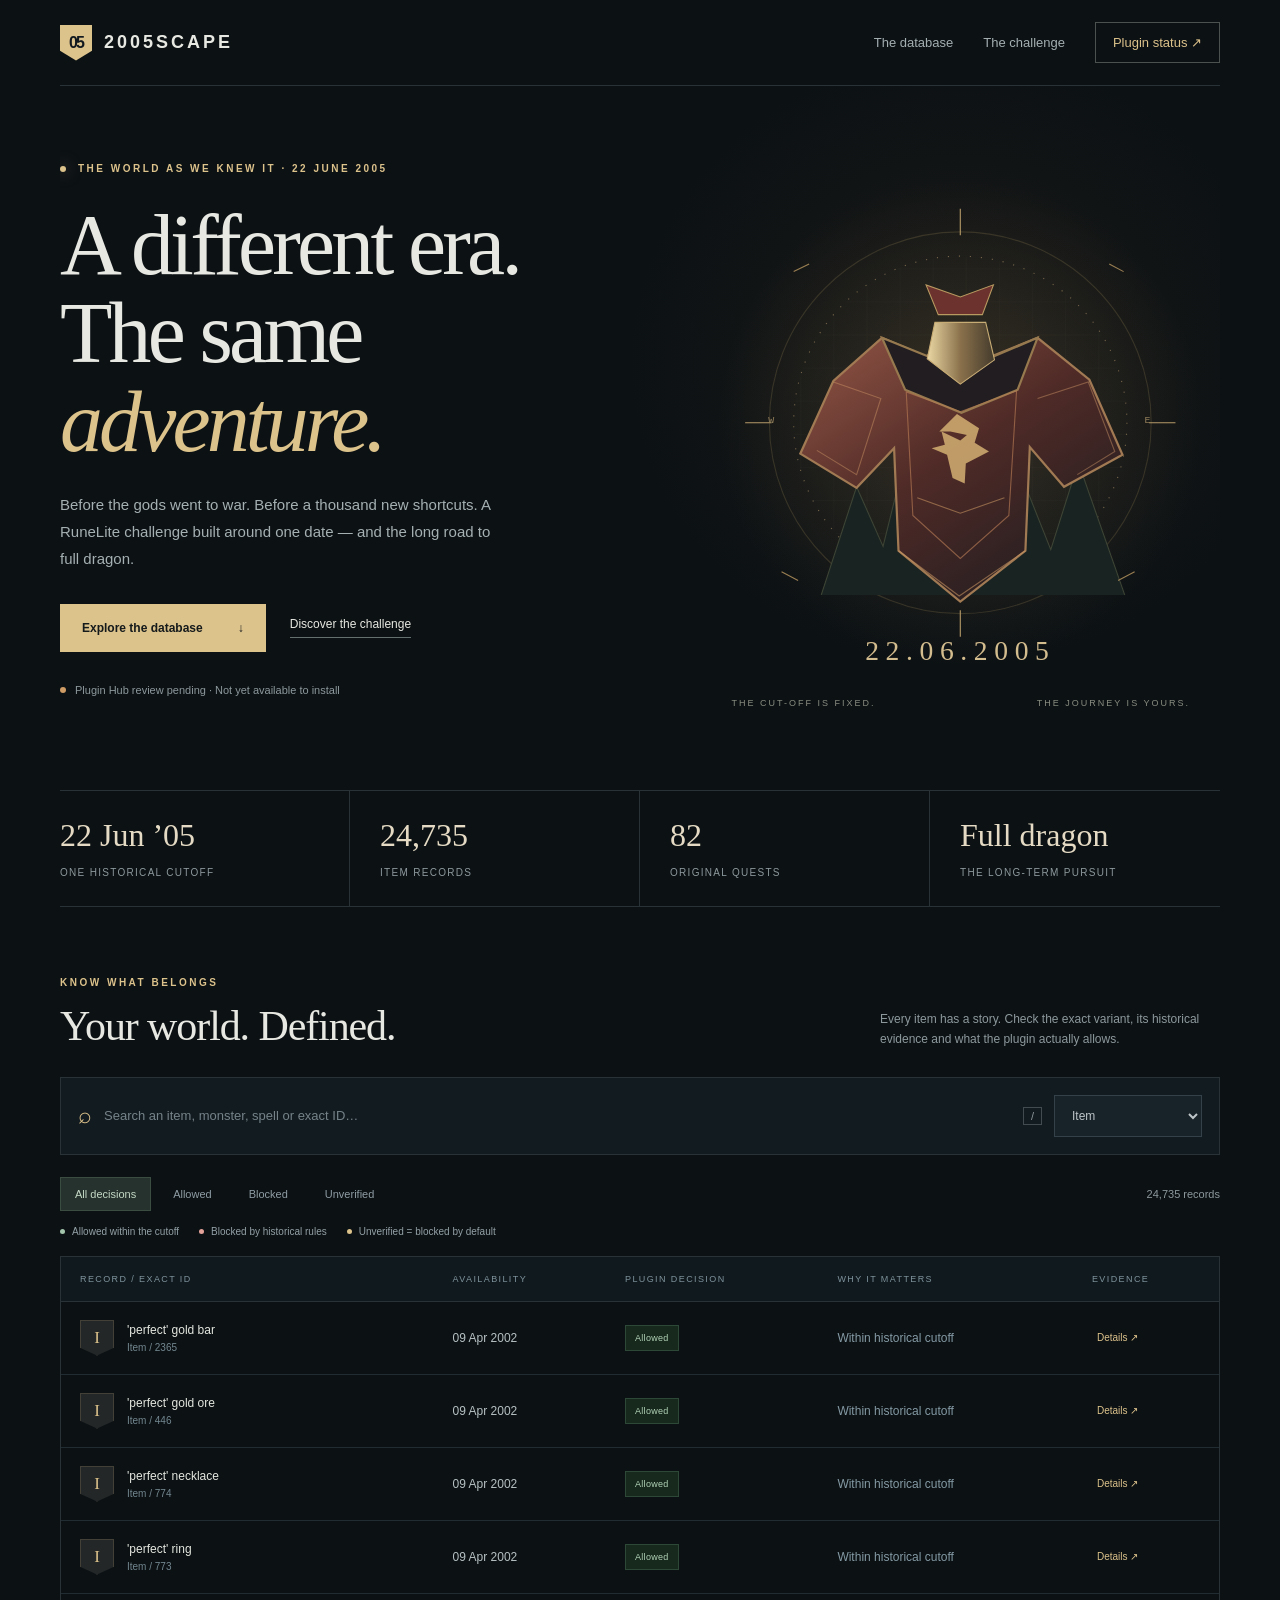
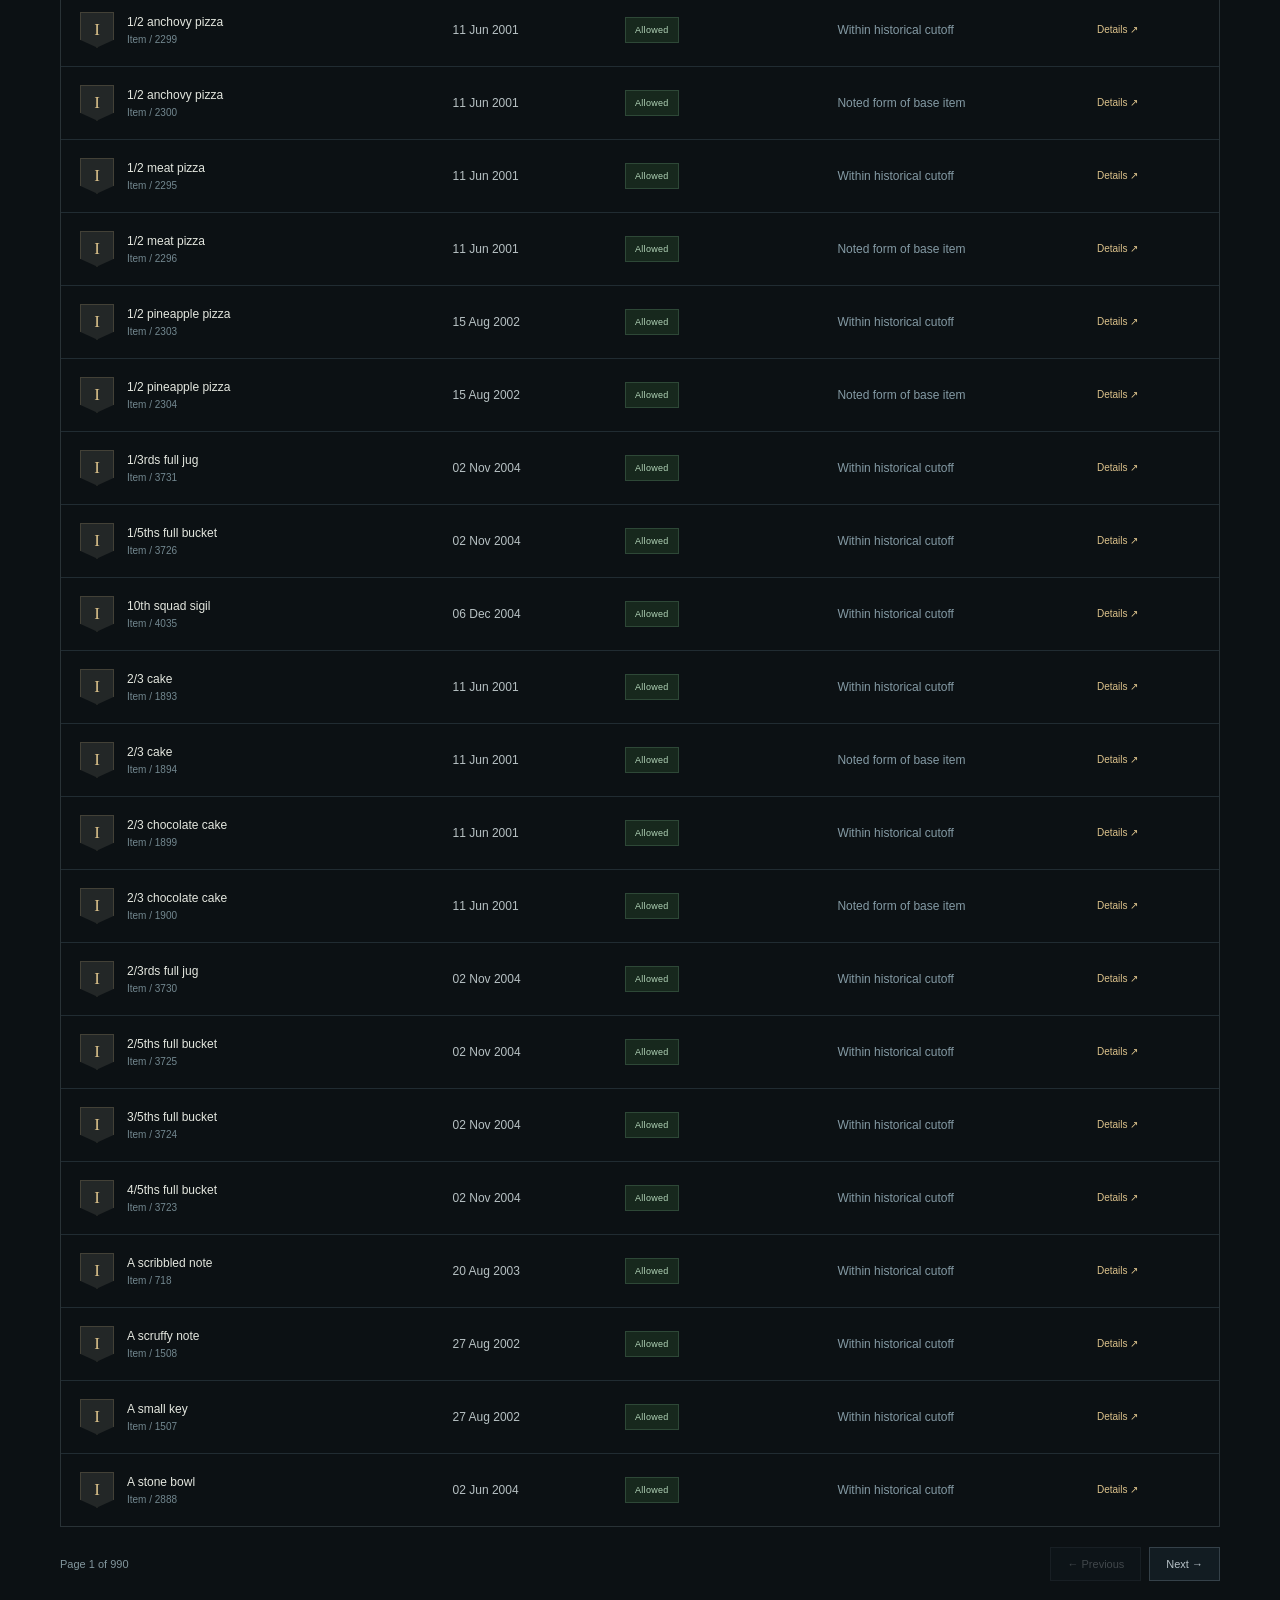
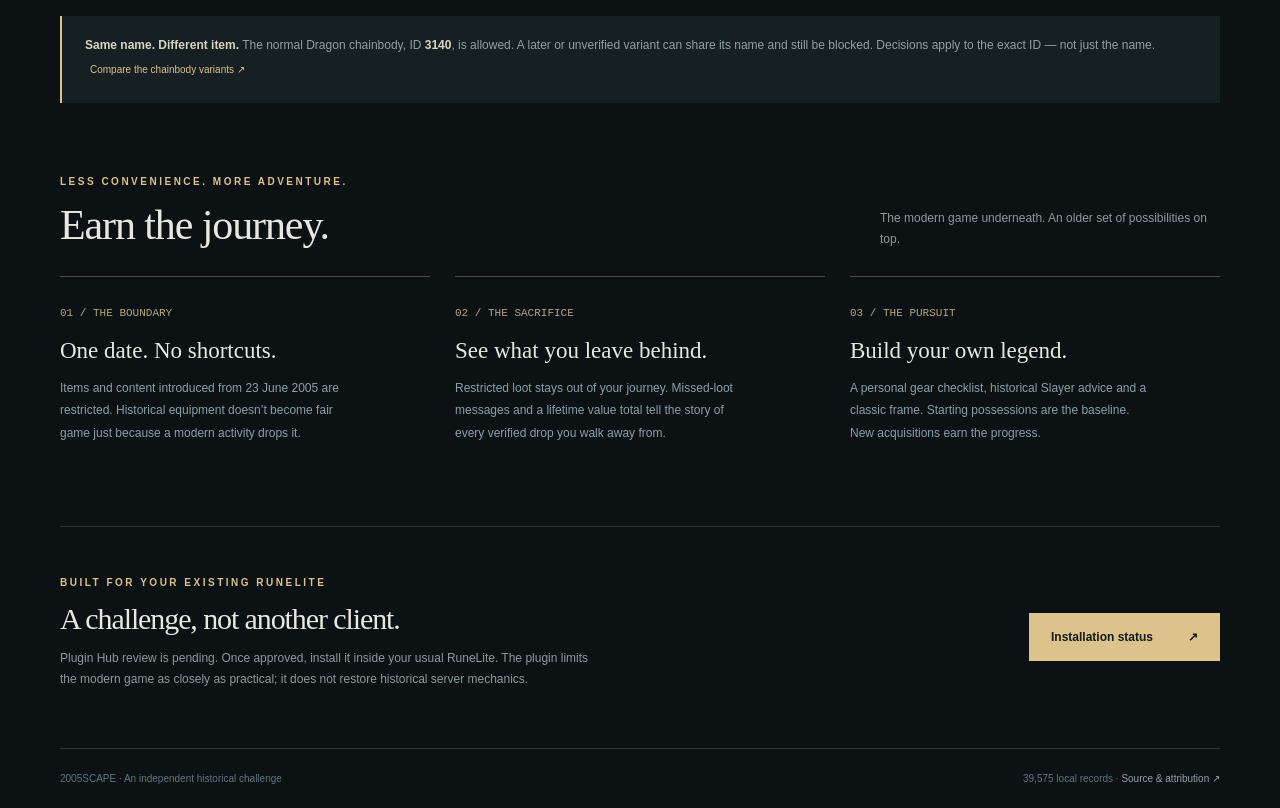
<file: index.html>
<!doctype html>
<html lang="en"><head><meta charset="utf-8"><meta name="viewport" content="width=device-width,initial-scale=1"><meta http-equiv="refresh" content="0;url=site/index.html"><title>2005Scape</title><script>location.replace('site/index.html'+location.search+location.hash);</script></head><body style="background:#0c1114;color:#dcc28b;font:18px Georgia,serif;padding:40px"><a href="site/index.html" style="color:inherit">Open 2005Scape →</a></body></html>
</file>
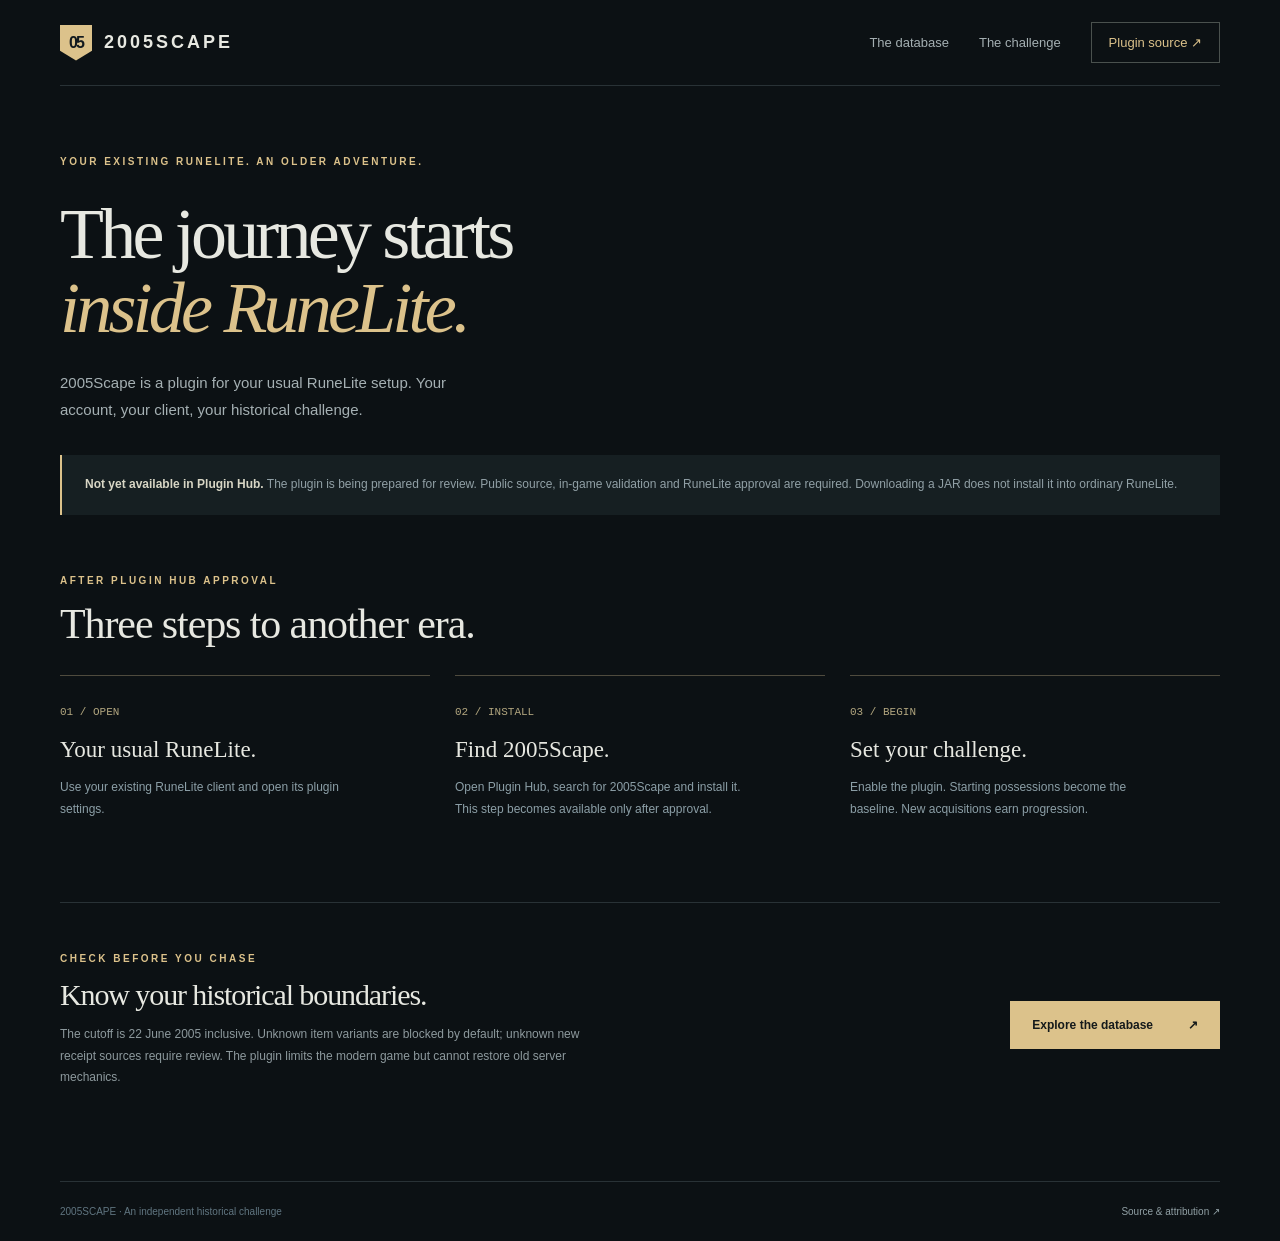
<file: site/installation.html>
<!doctype html><html lang="en"><head><meta charset="utf-8"><meta name="viewport" content="width=device-width,initial-scale=1"><meta name="theme-color" content="#0c1114"><title>2005Scape — Installation status</title><link rel="stylesheet" href="style.css"></head><body><div class="wrap"><header class="nav"><a class="brand" href="index.html"><span class="mark" aria-hidden="true">05</span>2005SCAPE</a><nav class="navlinks"><a href="index.html#database">The database</a><a href="index.html#challenge">The challenge</a><a class="navlink" href="https://github.com/tkoh-v7/2005scape">Plugin source ↗</a></nav></header><main style="padding:65px 0 35px"><span class="eyebrow">YOUR EXISTING RUNELITE. AN OLDER ADVENTURE.</span><h1 style="font-size:clamp(43px,6vw,72px);max-width:820px">The journey starts<br><em>inside RuneLite.</em></h1><p class="intro">2005Scape is a plugin for your usual RuneLite setup. Your account, your client, your historical challenge.</p><div class="explainer" style="margin:32px 0 55px"><b>Not yet available in Plugin Hub.</b> The plugin is being prepared for review. Public source, in-game validation and RuneLite approval are required. Downloading a JAR does not install it into ordinary RuneLite.</div><div class="sectionhead"><div><span class="eyebrow">AFTER PLUGIN HUB APPROVAL</span><h2>Three steps to another era.</h2></div></div><div class="features"><article class="feature"><span class="num">01 / OPEN</span><h3>Your usual RuneLite.</h3><p>Use your existing RuneLite client and open its plugin settings.</p></article><article class="feature"><span class="num">02 / INSTALL</span><h3>Find 2005Scape.</h3><p>Open Plugin Hub, search for 2005Scape and install it. This step becomes available only after approval.</p></article><article class="feature"><span class="num">03 / BEGIN</span><h3>Set your challenge.</h3><p>Enable the plugin. Starting possessions become the baseline. New acquisitions earn progression.</p></article></div><section class="closing"><div><span class="eyebrow">CHECK BEFORE YOU CHASE</span><h2>Know your historical boundaries.</h2><p>The cutoff is 22 June 2005 inclusive. Unknown item variants are blocked by default; unknown new receipt sources require review. The plugin limits the modern game but cannot restore old server mechanics.</p></div><a class="primary" href="index.html#database">Explore the database <span>↗</span></a></section></main><footer class="footer"><span>2005SCAPE · An independent historical challenge</span><a href="https://github.com/tkoh-v7/2005scape">Source & attribution ↗</a></footer></div></body></html>
</file>
<file: site/style.css>
:root{color-scheme:dark;--bg:#0c1114;--panel:#121b20;--line:#293236;--muted:#8d999d;--text:#e7e8e1;--gold:#dcc28b;--green:#a2c5ab;--red:#e4a39a;font-family:Arial,Helvetica,sans-serif}*{box-sizing:border-box}html{scroll-behavior:smooth;scroll-padding-top:100px}body{margin:0;background:var(--bg);color:var(--text)}a{color:inherit;text-decoration:none}button,input,select{font:inherit}button,a,input,select{outline-offset:5px}button{cursor:pointer}::selection{background:#635230;color:#fff}.wrap{max-width:1240px;margin:auto;padding:0 40px}.nav{height:86px;display:flex;align-items:center;justify-content:space-between;border-bottom:1px solid var(--line)}.brand{display:flex;align-items:center;gap:12px;font-weight:800;letter-spacing:3px;font-size:18px}.mark{width:32px;height:36px;display:grid;place-items:center;background:var(--gold);color:#131a1f;clip-path:polygon(0 0,100% 0,100% 73%,50% 100%,0 73%);letter-spacing:-2px;font-size:16px}.navlinks{display:flex;align-items:center;gap:30px;color:#a4afb2;font-size:13px}.navlinks a:hover{color:var(--gold)}.navlink{border:1px solid #4a514e;padding:12px 17px;color:var(--gold)}.eyebrow{font-size:10px;text-transform:uppercase;letter-spacing:2.5px;color:var(--gold);font-weight:700}.hero{position:relative;display:grid;grid-template-columns:1.15fr 1fr;gap:45px;padding:77px 0 72px;overflow:hidden}.hero:before{content:'';position:absolute;right:-90px;top:-50px;width:700px;height:650px;background:radial-gradient(ellipse,#372b1c55,transparent 67%);pointer-events:none}.era{display:flex;align-items:center;gap:12px}.dot{width:6px;height:6px;border-radius:50%;background:var(--gold);box-shadow:0 0 15px #dcc28b80}h1{font-family:Georgia,'Times New Roman',serif;font-size:clamp(54px,6.7vw,88px);font-weight:400;line-height:1.03;letter-spacing:-3.8px;margin:28px 0 24px}h1 em{font-weight:400;color:var(--gold)}.intro{color:#a5b0b3;line-height:1.8;font-size:15px;max-width:440px}.actions{display:flex;align-items:center;gap:24px;margin:32px 0}.primary{display:inline-flex;align-items:center;justify-content:center;gap:35px;background:var(--gold);color:#151a1b;padding:17px 22px;font-size:12px;font-weight:700}.primary:hover{background:#efdbb2}.secondary{font-size:12px;border-bottom:1px solid #64706e;padding-bottom:6px}.release{display:flex;gap:9px;align-items:center;color:var(--muted);font-size:11px}.release .dot{background:#cf9c66;box-shadow:none}.art{position:relative;align-self:center;margin-top:6px}.art svg{width:100%;height:auto;display:block}.art-caption{display:flex;justify-content:space-between;padding:10px 30px;font-size:9px;color:#898d80;letter-spacing:2px}.stats{border-top:1px solid var(--line);border-bottom:1px solid var(--line);display:grid;grid-template-columns:repeat(4,1fr);margin:0 0 65px}.stat{padding:26px 30px;border-right:1px solid var(--line)}.stat:first-child{padding-left:0}.stat:last-child{border:0}.stat b{font:32px Georgia,serif;display:block;margin-bottom:8px;color:#e5dbc4}.stat span{color:var(--muted);font-size:10px;letter-spacing:1.3px;text-transform:uppercase}.sectionhead{display:flex;justify-content:space-between;align-items:end;gap:30px;margin-bottom:27px}h2{font:42px Georgia,serif;font-weight:400;letter-spacing:-1.1px;margin:12px 0 0}.sectionhead p{font-size:12px;color:var(--muted);line-height:1.7;max-width:340px;margin:0}.database{scroll-margin-top:30px}.toolbar{display:flex;align-items:center;gap:12px;background:var(--panel);border:1px solid var(--line);padding:17px}.searchwrap{flex:1;display:flex;align-items:center;gap:12px}.searchicon{color:var(--gold);font-size:23px}.searchwrap input{width:100%;min-width:0;background:transparent;border:0;color:var(--text);padding:10px 0;font-size:13px}.searchwrap input::placeholder{color:#758389}.key{border:1px solid #414b50;padding:2px 7px;color:var(--muted);font-size:11px}.toolbar select{padding:12px 30px 12px 13px;background:#172229;border:1px solid #344148;color:#bdc5c8;font-size:12px;max-width:185px}.filters{display:flex;align-items:center;justify-content:space-between;gap:20px;margin:22px 0 15px}.tabs{display:flex;gap:7px;flex-wrap:wrap}.tab{background:transparent;border:1px solid transparent;color:#8f9da4;padding:10px 14px;font-size:11px}.tab.active{background:#25322d;border-color:#3b4d40;color:#c6dac7}.tab:hover{color:white}.count{font-size:11px;color:var(--muted);white-space:nowrap}.legend{display:flex;gap:20px;flex-wrap:wrap;font-size:10px;color:#93a1a6;padding:0 0 19px}.legend span{display:flex;gap:7px;align-items:center}.legend i{width:5px;height:5px;border-radius:50%;background:var(--green)}.legend span:nth-child(2) i{background:var(--red)}.legend span:nth-child(3) i{background:var(--gold)}.tablewrap{overflow:auto;border:1px solid var(--line)}table{border-collapse:collapse;width:100%;font-size:12px}th{text-align:left;text-transform:uppercase;letter-spacing:1.4px;font-size:9px;color:#7f939c;font-weight:400;padding:17px 19px;background:#10191e;border-bottom:1px solid var(--line);white-space:nowrap}td{padding:18px 19px;border-bottom:1px solid #212c32;vertical-align:middle}tr:last-child td{border-bottom:0}tbody tr{cursor:pointer}tbody tr:hover{background:#18232a}td small{display:block;color:#738890;margin-top:5px;font-size:10px}.itemtitle{display:flex;gap:13px;align-items:center;min-width:205px}.itemicon{background:#232727;border:1px solid #434137;display:grid;place-items:center;width:34px;height:36px;flex:none;color:var(--gold);font:17px Georgia,serif;clip-path:polygon(0 0,100% 0,100% 78%,50% 100%,0 78%)}.itemname{color:#e4e7df;font-weight:500}.badge{display:inline-flex;gap:7px;align-items:center;padding:7px 9px;border:1px solid;font-size:9px;white-space:nowrap;letter-spacing:.3px}.badge.allowed{color:#b1d3b7;background:#17281d;border-color:#2e4837}.badge.blocked{color:#e7aaa3;background:#2b1e1e;border-color:#503332}.badge.unknown{color:#dac28d;background:#2b271a;border-color:#51472f}.date{color:#b7c1c3;white-space:nowrap}.view{font-size:10px;color:var(--gold);background:none;border:0;padding:5px;white-space:nowrap}.empty{padding:50px;color:var(--muted);text-align:center}.pager{display:flex;align-items:center;justify-content:space-between;gap:20px;padding:20px 0;color:#83979e;font-size:11px}.pagerbuttons{display:flex;gap:8px}.pager button{border:1px solid #354149;background:#121c22;color:#b6c1c7;padding:10px 16px;font-size:11px}.pager button:disabled{opacity:.3;cursor:default}.explainer{background:#161f22;border-left:2px solid var(--gold);padding:19px 23px;margin:15px 0 68px;color:#91a0a6;font-size:12px;line-height:1.8}.explainer b{color:#d8d6c5}.features{display:grid;grid-template-columns:repeat(3,1fr);gap:25px;margin-bottom:70px}.feature{border-top:1px solid #4f4b3e;padding-top:25px}.feature .num{font:11px monospace;color:#b2a67f}.feature h3{font:23px Georgia,serif;font-weight:400;margin:18px 0 13px}.feature p{color:#8c9fa7;font-size:12px;line-height:1.85;max-width:300px}.closing{border-top:1px solid var(--line);padding:45px 0;display:flex;justify-content:space-between;align-items:center;gap:30px}.closing h2{font-size:30px}.closing p{font-size:12px;color:var(--muted);line-height:1.8;max-width:530px}.footer{border-top:1px solid var(--line);padding:24px 0;display:flex;justify-content:space-between;font-size:10px;color:#607580;gap:20px}.footer a{color:#91a0a5}dialog{background:#121e24;border:1px solid #52605d;color:var(--text);max-width:640px;width:calc(100% - 36px);padding:32px;box-shadow:0 30px 120px #000b}dialog::backdrop{background:#000b;backdrop-filter:blur(5px)}.dialogtop{display:flex;justify-content:space-between;align-items:start;gap:25px}.dialogtop h2{font-size:31px;margin:10px 0 18px}.close{background:transparent;border:1px solid #3e4d53;color:#b7c5cb;font-size:20px;width:32px;height:32px}.detailmeta{display:grid;grid-template-columns:1fr 1fr;gap:15px;margin:25px 0}.detailmeta small{display:block;color:#7f939e;font-size:10px;text-transform:uppercase;letter-spacing:1px;margin-bottom:8px}#detail-reason{font-size:13px;line-height:1.8;color:#a5b4ba;border-top:1px solid var(--line);padding-top:20px}.notice{font-size:11px;color:#a5a78c;line-height:1.7;margin:20px 0}#evidence{display:inline-block;font-size:12px;color:var(--gold);border-bottom:1px solid var(--gold);padding:8px 0}.modalfooter{display:flex;justify-content:space-between;align-items:center}.noscript{padding:20px;border:1px solid var(--gold);color:var(--gold)}@media(prefers-reduced-motion:reduce){html{scroll-behavior:auto}}@media(min-width:1500px){.hero{padding-top:100px;padding-bottom:90px}}@media(max-width:900px){.wrap{padding:0 25px}.hero{gap:15px;padding:55px 0}.navlinks{gap:15px}.art-caption{padding:10px 5px;font-size:8px}.stat{padding:23px 15px}.stat b{font-size:27px}.sectionhead{align-items:start}.sectionhead p{max-width:260px}.features{gap:20px}}@media(max-width:650px){.wrap{padding:0 20px}.nav{height:72px}.navlinks a:first-child,.navlinks .navlink{display:none}.brand{font-size:15px}.hero{grid-template-columns:1fr;padding:43px 0 35px}.art{max-width:330px;margin:10px auto 0;display:none}h1{font-size:62px;letter-spacing:-2.6px}.intro{font-size:14px}.stats{grid-template-columns:1fr 1fr;margin-bottom:42px}.stat:first-child{padding-left:15px}.stat:nth-child(2){border-right:0}.stat:nth-child(-n+2){border-bottom:1px solid var(--line)}.stat span{font-size:9px}.sectionhead{display:block}.sectionhead p{margin-top:18px;max-width:none}h2{font-size:33px}.toolbar{flex-wrap:wrap;padding:12px}.searchwrap{flex-basis:100%;border-bottom:1px solid var(--line);padding-bottom:5px}.toolbar select{flex:1;max-width:none}.key{display:none}.filters{align-items:start;flex-direction:column;gap:8px}.legend{gap:12px;font-size:9px}td,th{padding:15px 13px}table{font-size:11px}.features{grid-template-columns:1fr;gap:30px}.feature p{max-width:none}.explainer{margin-bottom:45px}.closing{align-items:start;flex-direction:column}.footer{flex-direction:column;line-height:1.7}.detailmeta{font-size:12px}dialog{padding:24px}.pager{font-size:10px}.pager button{padding:9px 12px}}
</file>
